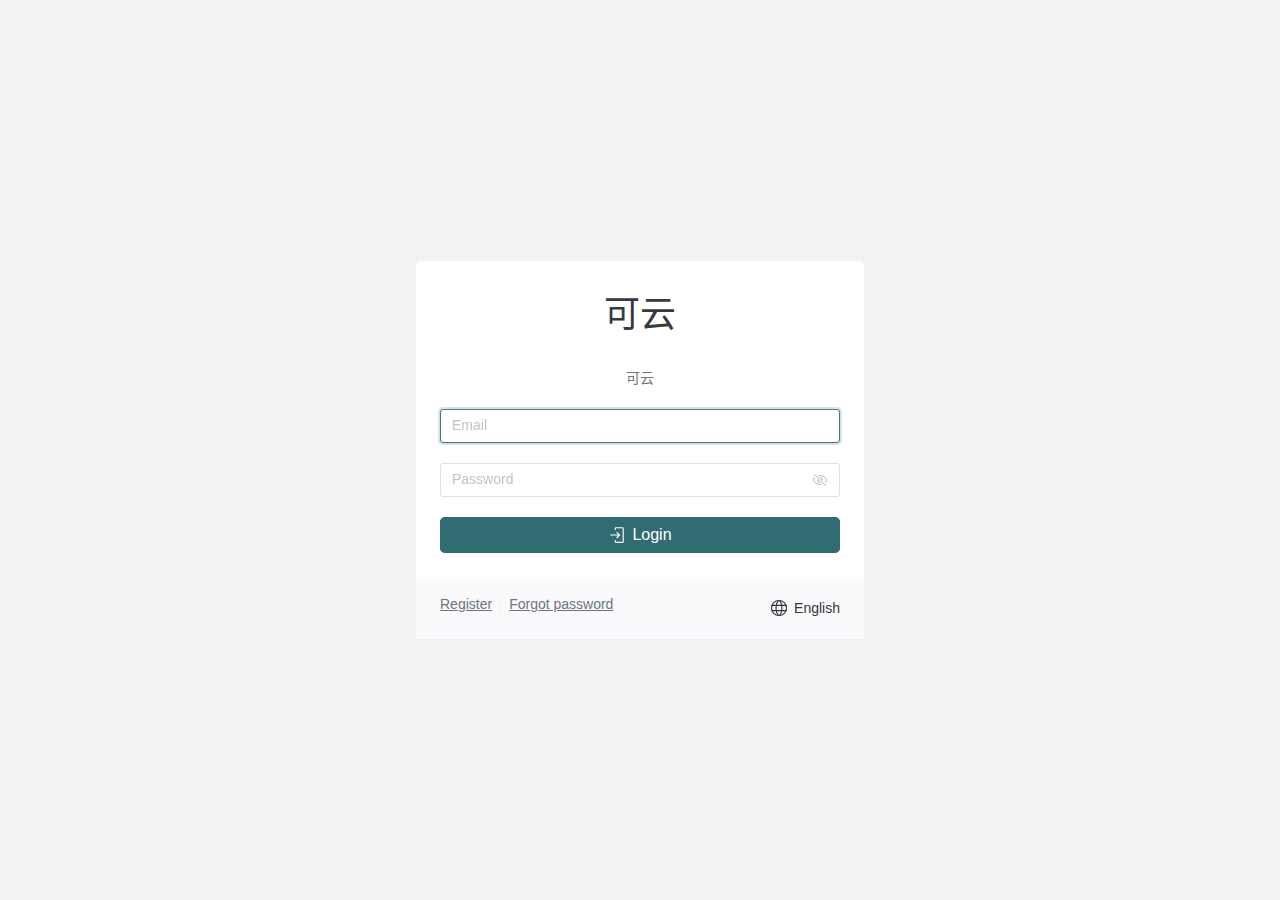
<file: index.html>
<!doctype html><html lang="zh-CN"><head><meta charset="UTF-8"><meta name="viewport" content="width=device-width,initial-scale=1,maximum-scale=1,minimum-scale=1,user-scalable=no"><title>Xboard</title><script type="module" crossorigin src="/assets/umi.js"></script></head><body><script src="./env.js"></script><div id="app"></div></body></html>
</file>
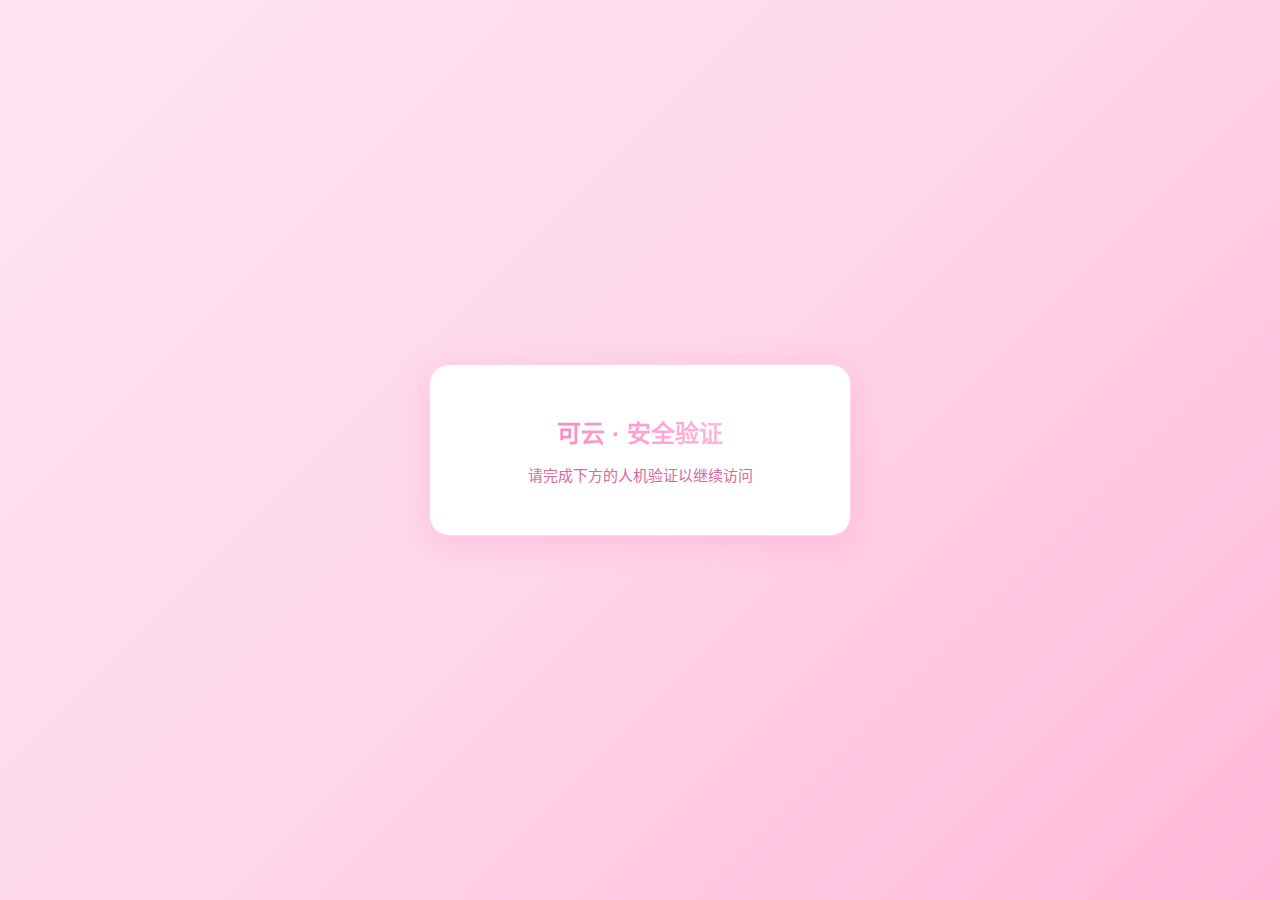
<file: verify.html>
<!DOCTYPE html>
<html lang="zh-CN">
<head>
  <meta charset="UTF-8">
  <meta name="viewport" content="width=device-width,initial-scale=1">

  <title>安全验证 - 可云</title>

  <!-- 粉金主题样式 -->
  <style>
    body {
      margin: 0;
      padding: 0;
      height: 100vh;
      display: flex;
      justify-content: center;
      align-items: center;
      background: linear-gradient(135deg, #ffe4f2, #ffd6ea, #ffb8d7);
      font-family: "Segoe UI", sans-serif;
    }

    .box {
      background: white;
      padding: 30px;
      border-radius: 20px;
      text-align: center;
      width: 360px;
      box-shadow: 0 6px 30px rgba(255, 120, 170, 0.25);
      border: 1px solid rgba(255,120,170,0.3);
      animation: fadeIn 0.5s ease-out;
    }

    h2 {
      margin-bottom: 15px;
      background: linear-gradient(90deg, #ff6faf, #ff9fd1, #ffd4e9);
      -webkit-background-clip: text;
      color: transparent;
      font-weight: 700;
    }

    @keyframes fadeIn {
      from { opacity: 0; transform: scale(0.98);}
      to { opacity: 1; transform: scale(1);}
    }

    .msg {
      color: #d96a9e;
      margin-bottom: 20px;
      font-size: 15px;
    }
  </style>

  <!-- Turnstile -->
  <script src="https://challenges.cloudflare.com/turnstile/v0/api.js" async defer></script>
</head>

<body>

  <div class="box">
    <h2>可云 · 安全验证</h2>
    <div class="msg">请完成下方的人机验证以继续访问</div>

    <div class="cf-turnstile"
         data-sitekey="0x4AAAAAACBHnys8HYE9DGGZ"
         data-callback="verified">
    </div>
  </div>

  <script>
    function verified() {
      sessionStorage.setItem("cf_verified", "1");
      window.location.href = "/#/login";
    }
  </script>

</body>
</html>
</file>
